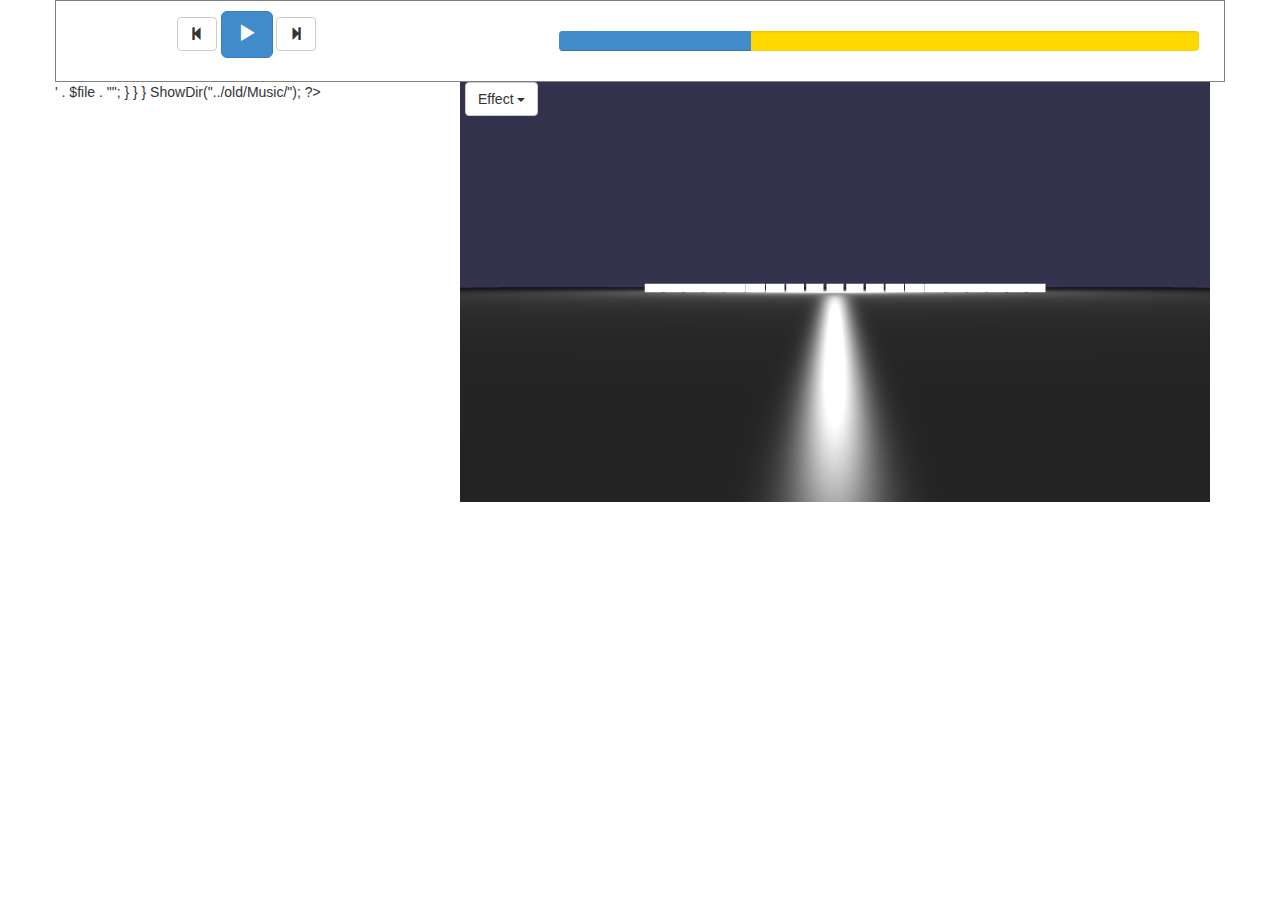
<file: index.html>
<!DOCTYPE html>

<html lang="en">
    <head>
        <meta charset="utf-8" />
        <title>Music Player</title>
        <meta name="viewport" content="width=device-width, initial-scale=1, maximum-scale=1, user-scalable=no">
        <link rel="stylesheet" href="css/bootstrap.min.css" />
        <link rel="stylesheet" href="css/p.css" />
        <script src="js/jquery.min.js"></script>
        <script src="js/bootstrap.min.js"></script>
        <script src="js/babylon.1.13.js"></script>
        <script src="MMusic/B3D.js"></script>
        <script src="MMusic/MMusic.js"></script>
        <script src="js/player.js"></script>
    </head>
    <body>
        <div id="player" class="container">
            <div id="controls" class="row">
                <div class="col-xs-1"></div>
                <div id="controlsleft" class="col-xs-3">
                    <button type="button" id="btnPre" class="btn btn-default">
                        <span class="glyphicon glyphicon-step-backward"></span>
                    </button>
                    <button type="button" id="btnPlay" class="btn btn-primary btn-lg">
                        <span class="glyphicon glyphicon-play"></span>
                    </button>
                    <button type="button" id="btnNext" class="btn btn-default">
                        <span class="glyphicon glyphicon-step-forward"></span>
                    </button>
                </div>
                <div id="controlscenter" class="col-xs-1"></div>
                <div id="controlsright" class="col-xs-7">
                    <br />
                    <div id="progress" class="progress">
                        <div id="progress-bar" class="progress-bar" role="progressbar" style="width: 30%;">
                            <span class="sr-only">40%</span>
                        </div>
                    </div>
                </div>
            </div>
            <div id="effect" class="row">
                <div id="list" class="col-xs-4 list-group">
                </div>
                <div id="shower" class="col-xs-8">
                    <canvas id="canvas3d">can not create canvas.</canvas>
                    <div id="tools" class="dropdown">
                        <button id="dLabel" class="btn btn-default" type="button" data-toggle="dropdown" aria-haspopup="true" aria-expanded="false">
                            Effect
                            <span class="caret"></span>
                        </button>
                        <ul class="dropdown-menu" role="menu" aria-labelledby="dLabel">
                            <li role="presentation"><a href="#" onclick="ChangeModel(this)" role="menuitem">B3D</a></li>
                            <li role="presentation"><a href="#" onclick="ChangeModel(this)" role="menuitem">2D</a></li>
                        </ul>
                    </div>
                </div>
            </div>
        </div>

        <div id="tips">0:0</div>
    </body>
</html>
</file>
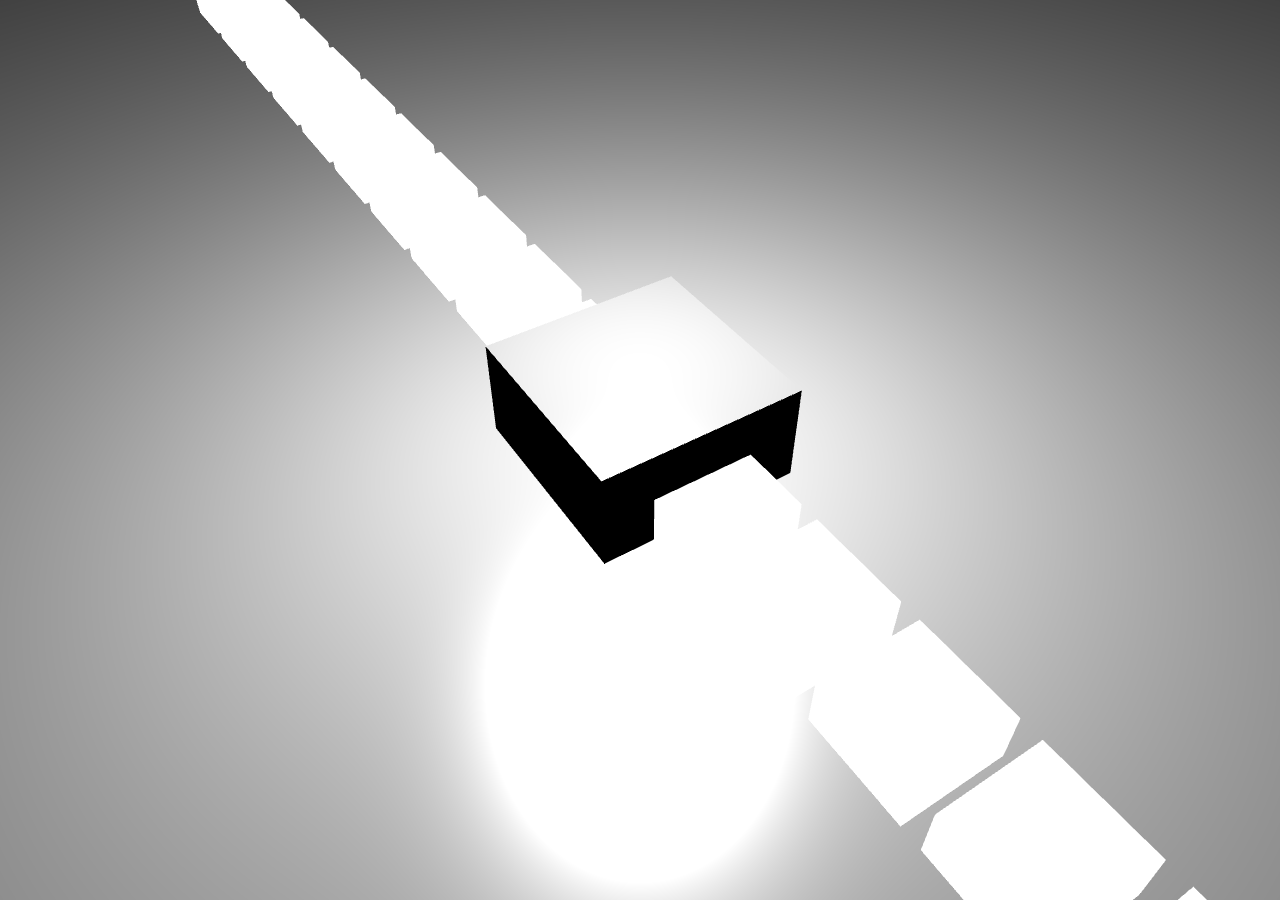
<file: 3.html>
<!DOCTYPE html>

<html lang="en">
    <head>
        <meta charset="utf-8" />
        <title></title>
        <link rel="stylesheet" href="css/3.css" />
        <script src="js/jquery.min.js"></script>
        <script src="js/babylon.1.13.js"></script>
        <script src="js/B3D.js"></script>
        <script src="js/MMusic.js"></script>
        <script src="js/3.js"></script>
    </head>
    <body>
        <div id="con">
            <canvas id="canvas"></canvas>
        </div>
    </body>
</html>
</file>
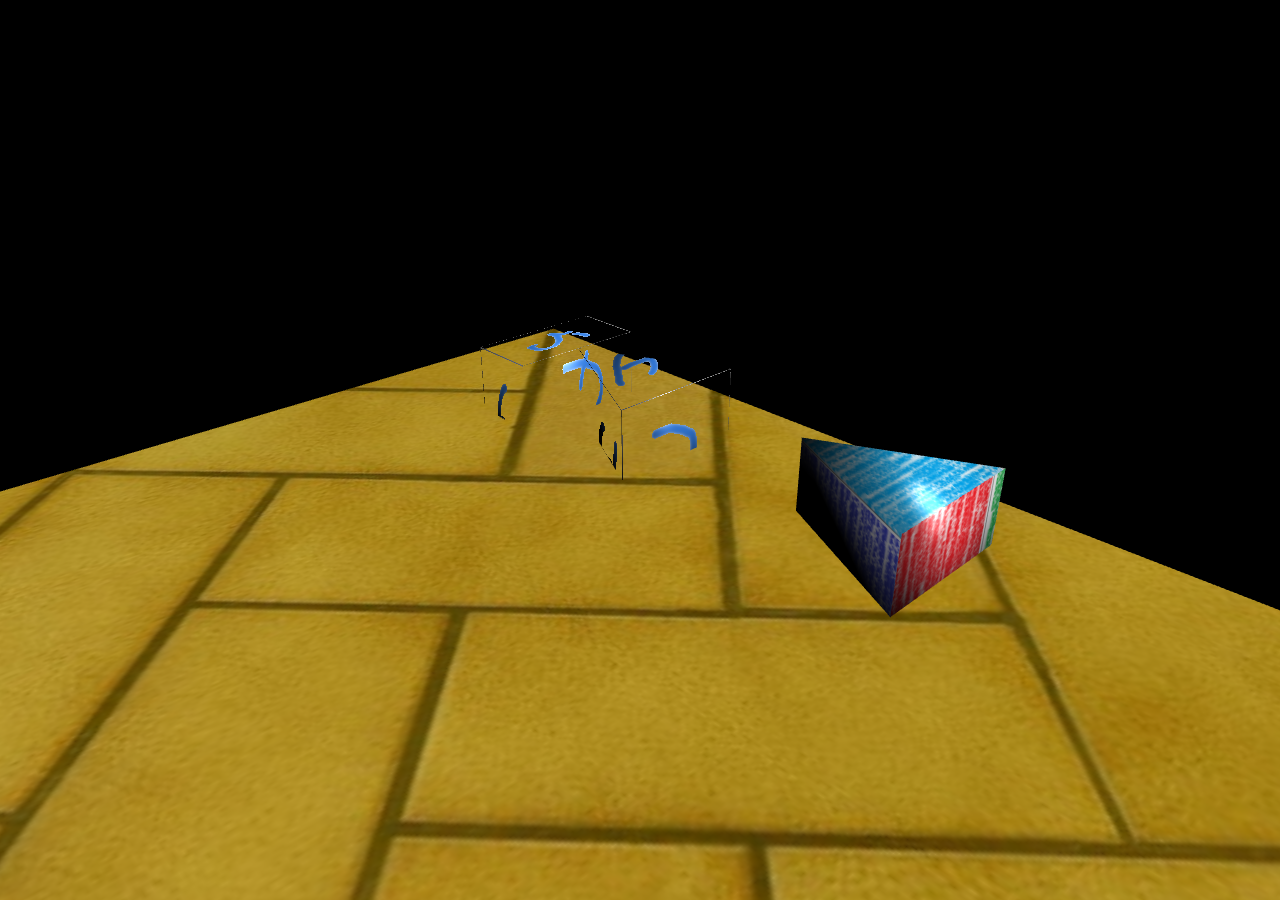
<file: e.html>
<!DOCTYPE html>

<html lang="en">
    <head>
        <meta charset="utf-8" />
        <title></title>
        <script src="js/jquery.min.js"></script>
        <script src="js/babylon.1.13.js"></script>
        <style>
            html,body{
                width: 100%;
                height: 100%;
                padding: 0px;
                margin: 0px;
                overflow: hidden;
            }
            #canvas{
                width: 100%;
                height: 100%;
            }
        </style>
    </head>
    <body>
        <canvas id="canvas"></canvas>

        <script>
            if (BABYLON.Engine.isSupported()) {
                var canvas = document.getElementById("canvas");
                var engine = new BABYLON.Engine(canvas, true);

                BABYLON.SceneLoader.Load("scene/", "ground.babylon", engine, function (newScene) {
                    newScene.executeWhenReady(function () {
                        newScene.activeCamera.attachControl(canvas);

                        engine.runRenderLoop(function () {
                            newScene.render();
                        });
                    });
                }, function (p) {
                    p.onerror = function () {
                        console.log("error");
                    };
                });
            }
        </script>
    </body>
</html>
</file>
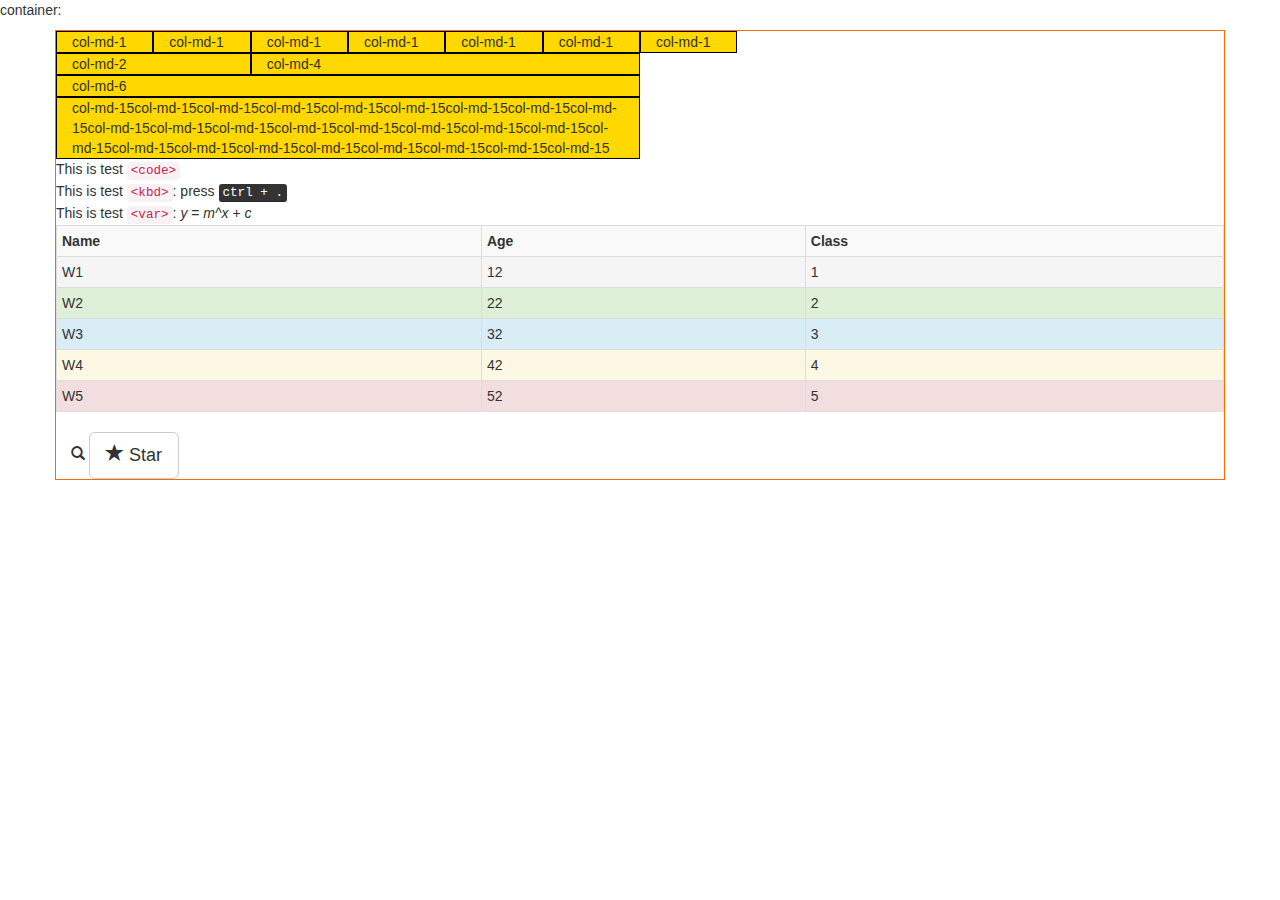
<file: i.html>
<!DOCTYPE html>

<html lang="en">
    <head>
        <meta charset="utf-8" />
        <title></title>
        <link rel="stylesheet" href="css/bootstrap.min.css" />
        <link rel="stylesheet" href="css/i.css" />
        <script src="js/bootstrap.min.js"></script>
    </head>
    <body>
        <p>container:</p>
        <div class="container">
            <div class="row">
                <div class="col-md-1">col-md-1</div>
                <div class="col-md-1">col-md-1</div>
                <div class="col-md-1">col-md-1</div>
                <div class="col-md-1">col-md-1</div>
                <div class="col-md-1">col-md-1</div>
                <div class="col-md-1">col-md-1</div>
                <div class="col-md-1">col-md-1</div>
            </div>
            <div class="row">
                <div class="col-md-2">col-md-2</div>
                <div class="col-md-4">col-md-4</div>
            </div>
            <div class="row">
                <div class="col-md-6">col-md-6</div>
            </div>
            <div class="row">
                <div class="col-md-6">[base64]</div>
            </div>
            <div class="row">
                This is test <code>&lt;code&gt;</code>
            </div>
            <div class="row">
                This is test <code>&lt;kbd&gt;</code>: press <kbd><kbd>ctrl</kbd> + <kbd>.</kbd></kbd>
            </div>
            <div class="row">
                This is test <code>&lt;var&gt;</code>: <var>y</var> = <var>m</var><var>^</var><var>x</var> + <var>c</var>
            </div>
            <div class="row">
                <table class="table table-striped table-bordered table-hover table-condensed">
                    <tr><th>Name</th><th>Age</th><th>Class</th></tr>
                    <tr class="active"><td>W1</td><td>12</td><td>1</td></tr>
                    <tr class="success"><td>W2</td><td>22</td><td>2</td></tr>
                    <tr class="info"><td>W3</td><td>32</td><td>3</td></tr>
                    <tr class="warning"><td>W4</td><td>42</td><td>4</td></tr>
                    <tr class="danger"><td>W5</td><td>52</td><td>5</td></tr>
                </table>
            </div>
            <span class="glyphicon glyphicon-search"></span>
            <button type="button" class="btn btn-default btn-lg">
              <span class="glyphicon glyphicon-star"></span> Star
            </button>
        </div>
    </body>
</html>
</file>
<file: css/p.css>
#controls{
    padding: 10px;
    border: #808080 1px solid;
}
#canvas3d{
    height: 420px;
    width: 100%;
}
#list{
    overflow-y: scroll;
    max-height: 420px;
}
#progress{
    background: #ffd800;
}
#tips{
    width: 60px;
    height: 30px;
    position: absolute;
    background: #1b1b1c;
    color: white;
    display: none;
    text-align: center;
    line-height: 30px;
    font-size: 1.2em;
}
#tools{
    position: absolute;
    left: 20px;
    top: 0px;
}
</file>
<file: css/3.css>
*{
    margin: 0px;
    padding: 0px;
    overflow: hidden;
}
#div{
    width: 100%;
}
#canvas{
    width: 100%;
    height: 100%;
    background: #808080;
}
</file>
<file: css/i.css>
.container,.container-fluid{
    border: #ff6a00 1px solid;
}
.col-md-1,.col-md-2,.col-md-4,.col-md-6,.col-md-15{
    background: #ffd800;
    border: #000 1px solid;
}
</file>
